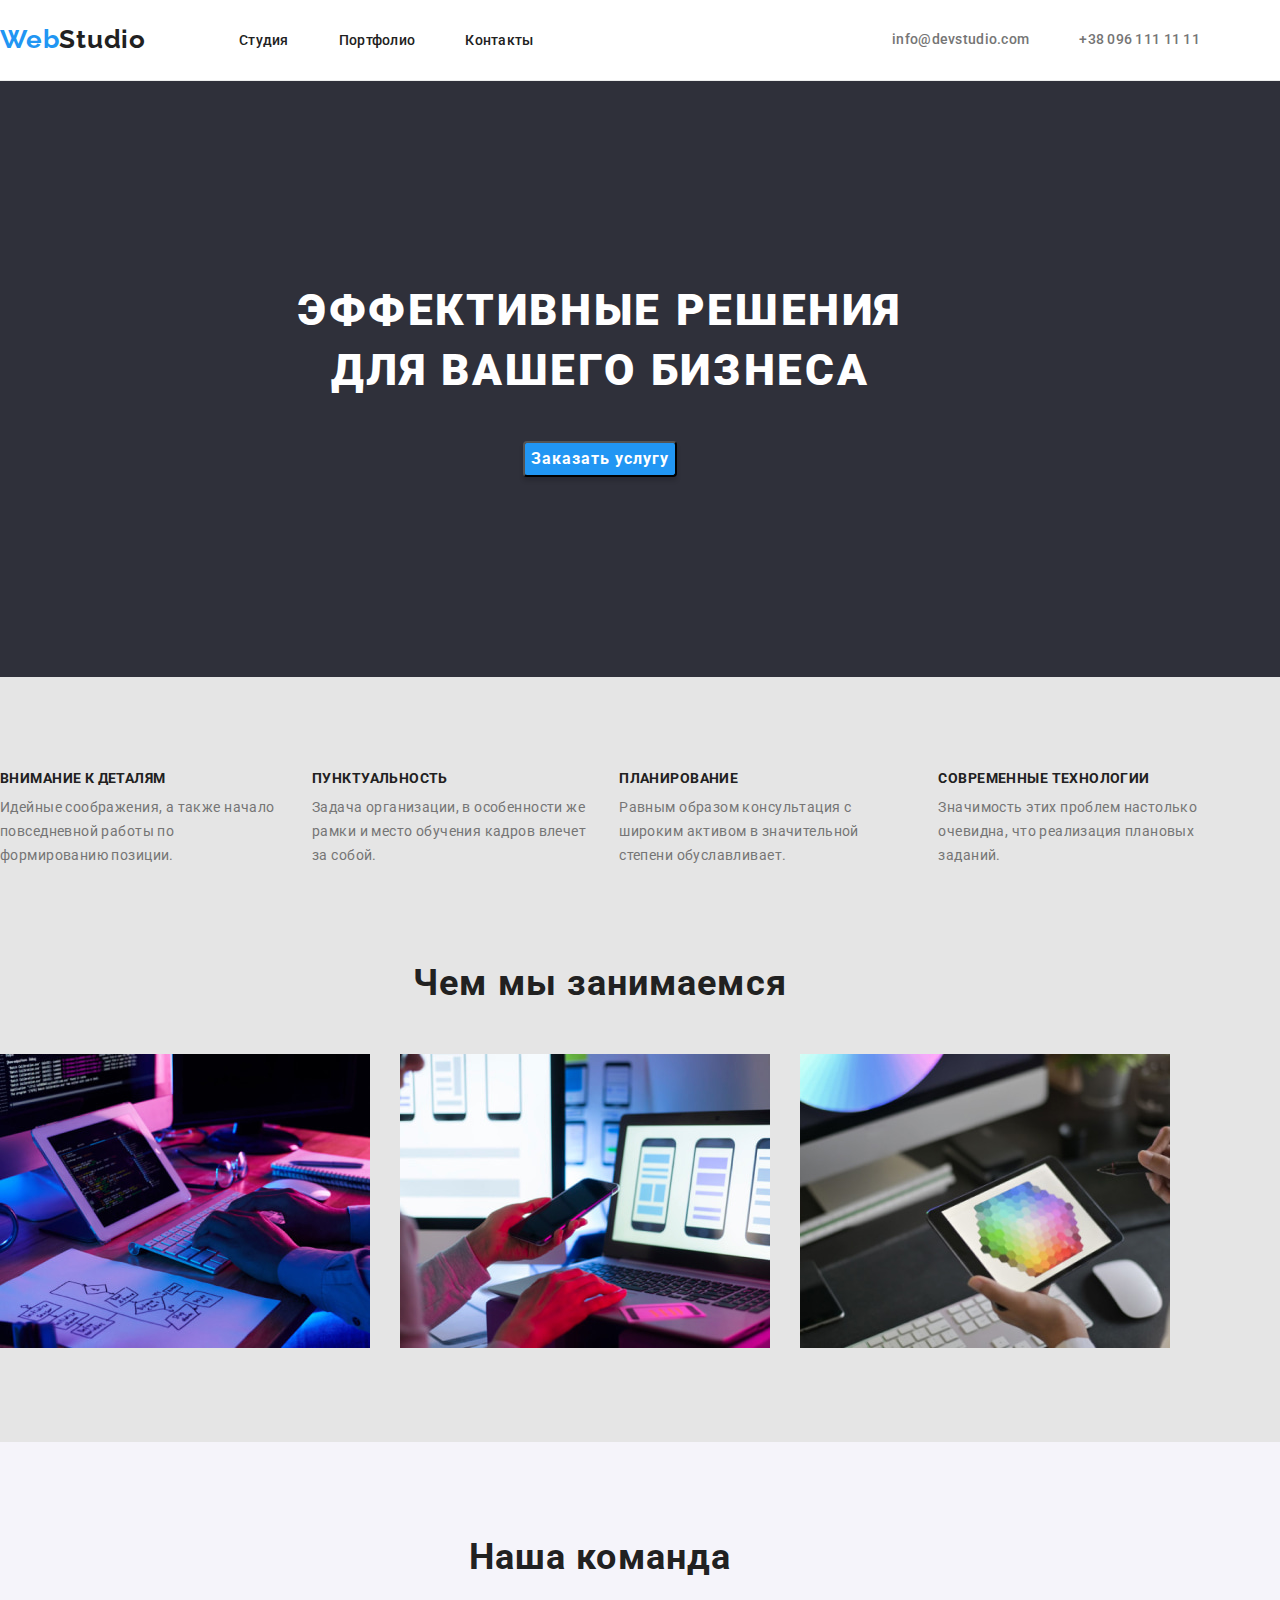
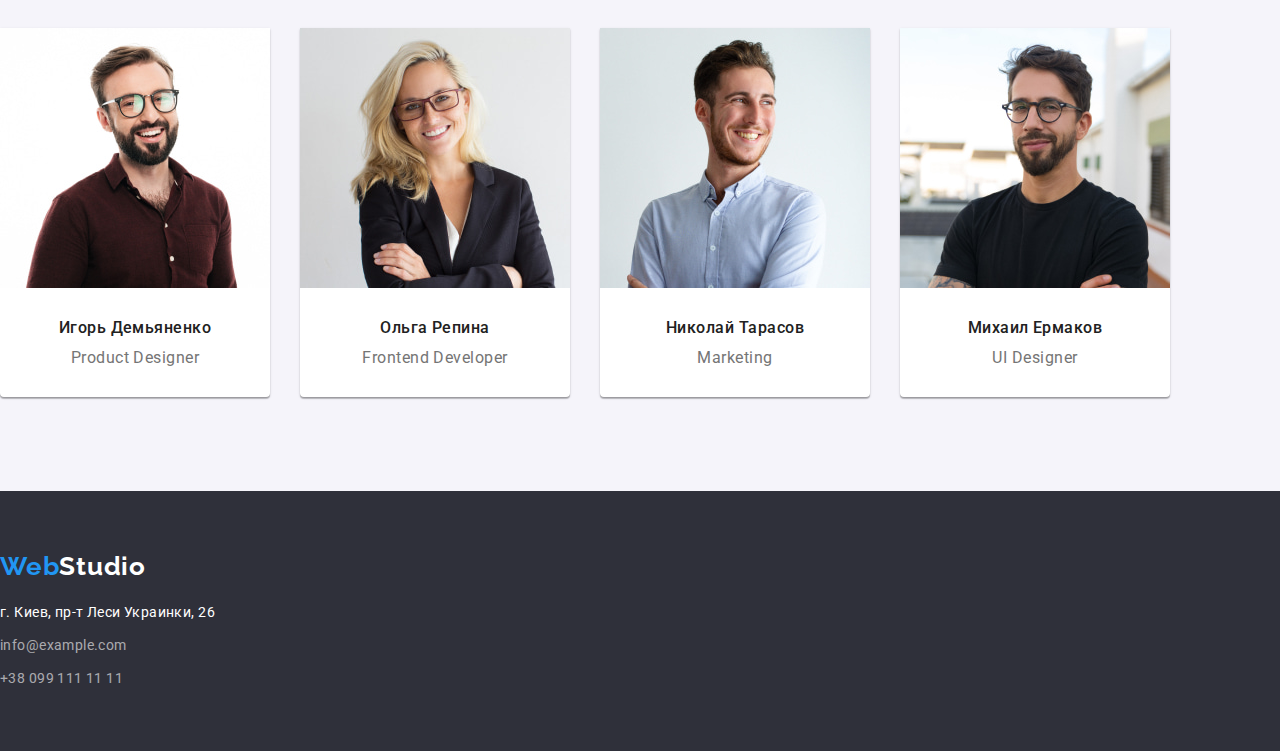
<file: index.html>
<!DOCTYPE html>
<html lang="en">
<head>
    <meta charset="UTF-8">
    <meta http-equiv="X-UA-Compatible" content="IE=edge">
    <meta name="viewport" content="width=device-width, initial-scale=1.0">
    <title>Document</title>
    <!-- Основные шрифты -->
    <link rel="preconnect" href="https://fonts.googleapis.com">
    <link rel="preconnect" href="https://fonts.gstatic.com" crossorigin>
    <link href="https://fonts.googleapis.com/css2?family=Raleway:wght@700&family=Roboto:wght@400;500;700;900&display=swap" rel="stylesheet">
    <!--modern-normolize-->
    <link rel="stylesheet" href="https://cdn.jsdelivr.net/npm/modern-normalize@1.1.0/modern-normalize.min.css">
    <!-- стили css -->
    <link rel="stylesheet" href="./css/styles.css"/> 

</head>
<body>
    <header class="header">
        <div class="container navigation-div">
          <nav class="navigation">
           <a href="./index.html" class="web-studio">Web<span class="logo-dark">Studio</span></a>

             <ul class="container-nav-main">
                <li class="item"><a href="" class="link">Студия</a></li>
                <li class="item"><a href="./portfolio.html" class="link">Портфолио</a></li>
                <li class="item"><a href="" class="link">Контакты</a></li>
             </ul>     
          </nav> 

          <ul class="container-nav-contacts">
             <li class="item-contacts"><a href="mailto:info@example.com" class="contact">info@devstudio.com</a></li>
             <li class="item-contacts"><a href="tel:+380991111111" class="contact">+38 096 111 11 11</a></li>
          </ul>
        </div>
    </header>

    <main>
        <section class="hero">
            <div class="container">
            <h1 class="hero-title">Эффективные решения<br/> для вашего бизнеса</h1>
            <button class="hero-button">Заказать услугу</button>
            </div>
        </section>

        <section class="section">
            <div class="container">
              <h2 class="features-title">Наши преимущества</h2>
              <ul class="features-unodered-list">
                 <li class="features-list">
                   <h3 class="features-link">Внимание к деталям</h3>
                   <p class="features-text">Идейные соображения, а также начало повседневной работы по формированию позиции.</p>
                 </li>
                 <li class="features-list">
                   <h3 class="features-link">Пунктуальность</h3>
                   <p class="features-text">Задача организации, в особенности же рамки и место обучения кадров влечет за собой.</p>
                 </li>
                 <li class="features-list">
                   <h3 class="features-link">Планирование</h3>
                   <p class="features-text">Равным образом консультация с широким активом в значительной степени обуславливает.</p>
                 </li>
                  <li class="features-list">
                   <h3 class="features-link">Современные технологии</h3>
                   <p class="features-text">Значимость этих проблем настолько очевидна, что реализация плановых заданий.</p>
                 </li>
               </ul>
             </div>
        </section>   

        <section class="section work">
            <div class="container work">
               <h2 class="work-title">Чем мы занимаемся</h2>
               <ul class="work-list">
                  <li class="work-list-item"><img src="./images/img1-optimized.jpg" alt="width 370px"></li>
                  <li class="work-list-item"><img src="./images/img2-optimized.jpg" alt="width 370px"></li>
                  <li class="work-list-item"><img src="./images/img3-optimized.jpg" alt="width 370px"></li>
               </ul>
            </div>
        </section>

        <section class="section team">
            <div class="container">
               <h2 class="team-title">Наша команда</h2>
               <ul class="team-list">
                   <li class="team-list-item">
                      <img src="./images/Демьяненко-optimized.jpg" alt="width 270px">
                      <div class="team-div">
                         <h3 class="team-member">Игорь Демьяненко</h3>
                         <p class="team-member-profession">Product Designer</p>
                      </div>
                   </li>   
                   <li class="team-list-item">
                      <img src="./images/Репина-optimized.jpg" alt="width 270px">
                      <div class="team-div">
                         <h3 class="team-member">Ольга Репина</h3>
                         <p class="team-member-profession">Frontend Developer</p>
                      </div>
                  </li>   
                  <li class="team-list-item">
                      <img src="./images/Тарасов-optimized.jpg" alt="width 270px">
                      <div class="team-div">
                         <h3 class="team-member">Николай Тарасов</h3>
                         <p class="team-member-profession">Marketing</p>
                      </div>
                  </li>   
                  <li class="team-list-item">
                      <img src="./images/Ермаков-optimized.jpg" alt="width 270px">
                      <div class="team-div">
                         <h3 class="team-member">Михаил Ермаков</h3>
                         <p class="team-member-profession">UI Designer</p>
                      </div>
                  </li>   
               </ul>
            </div>
        </section>
    </main>
   
    <footer class="footer">
     <div class="container">
     <a href="./index.html" class="web-studio-footer">Web<span class="logo-light">Studio</span></a>

       <address class="address">
           <ul class="address-list">
              <li class="address-link"><a href="https://www.google.com/maps/place/%D0%B1%D1%83%D0%BB.+%D0%9B%D0%B5%D1%81%D0%B8+%D0%A3%D0%BA%D1%80%D0%B0%D0%B8%D0%BD%D0%BA%D0%B8,+26,+%D0%9A%D0%B8%D0%B5%D0%B2,+02000/@50.4265807,30.5361971,17z/data=!3m1!4b1!4m5!3m4!1s0x40d4cf0e033ecbe9:0x57a4dffefec77da0!8m2!3d50.4265807!4d30.5383858" class="company-adress">г. Киев, пр-т Леси Украинки, 26</a></li>
          
              <li class="address-link"><a href="mailto:info@example.com" class="footer-contacts">info@example.com</a></li>
               
              <li class="address-link"><a href="tel:+380991111111" class="footer-contacts">+38 099 111 11 11</a></li>
           </ul> 
        </address>
     </div>
    </footer>   
</body>
</html>
</file>
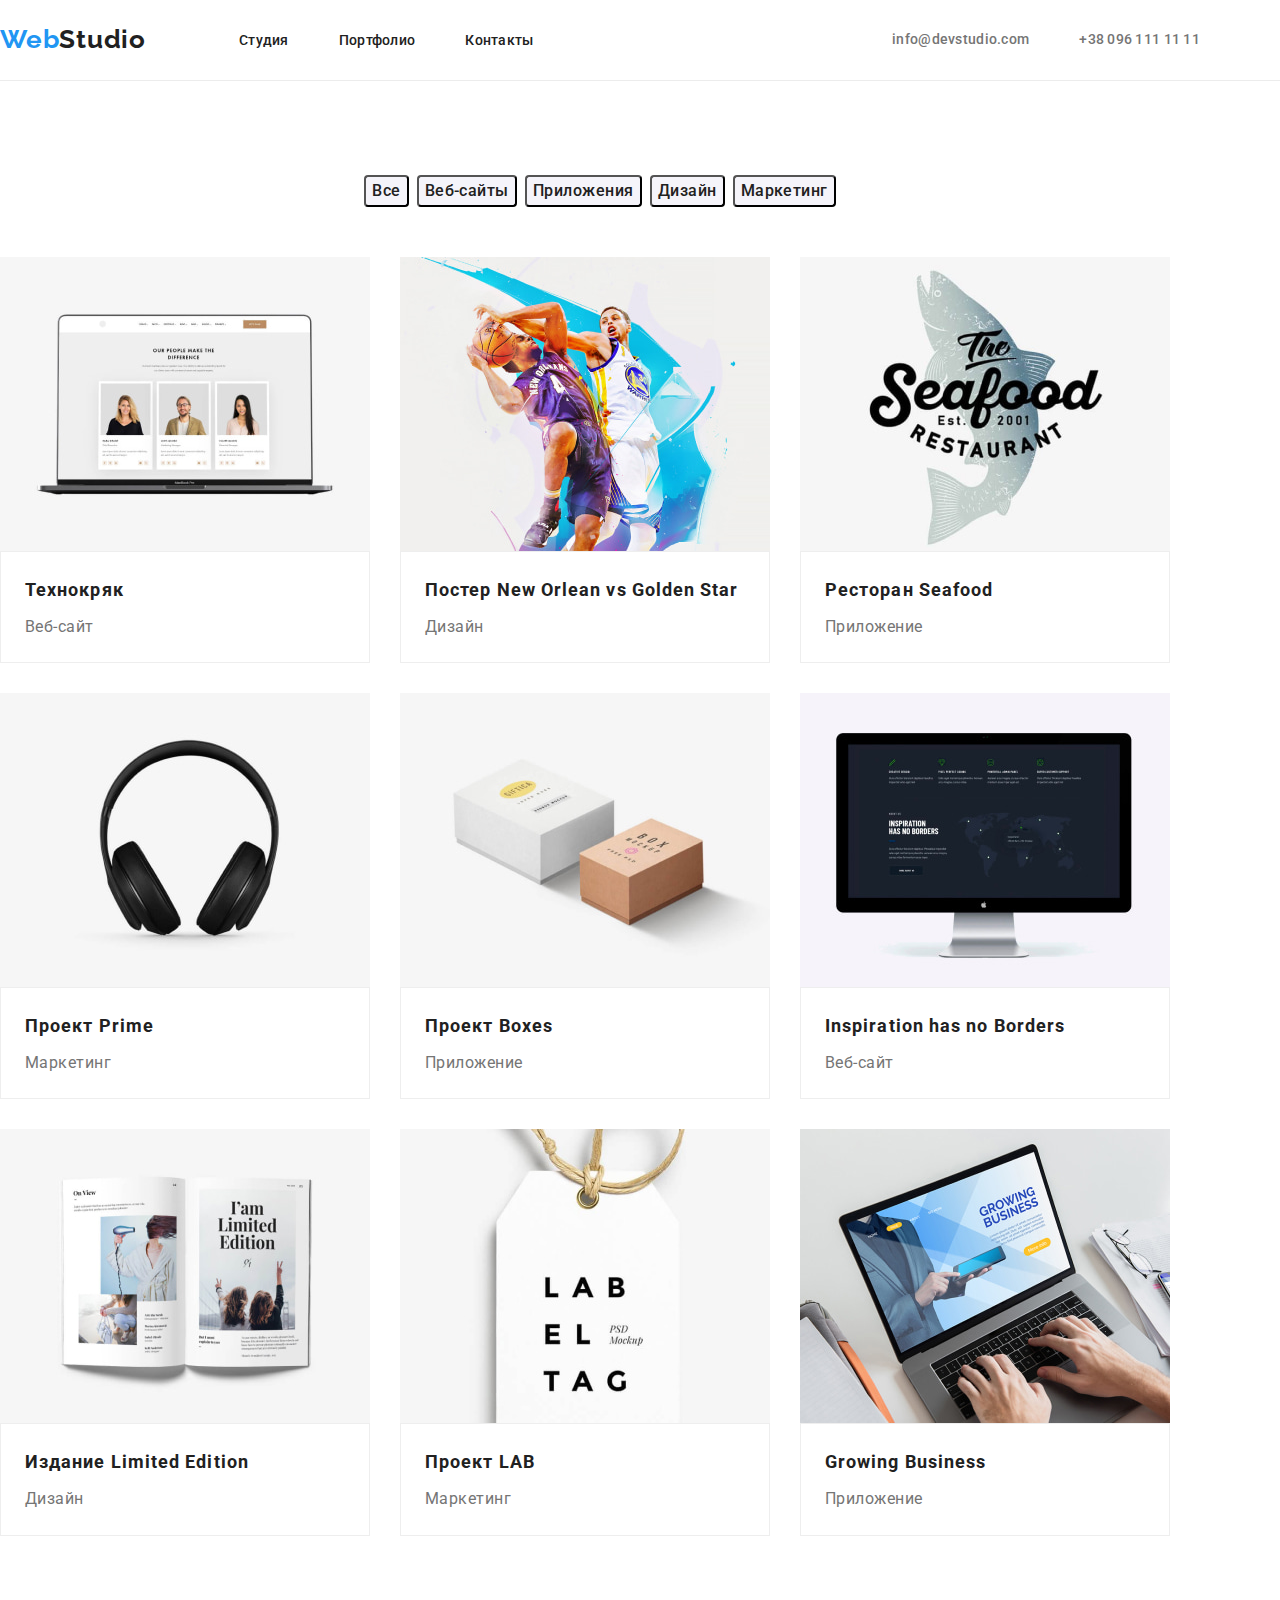
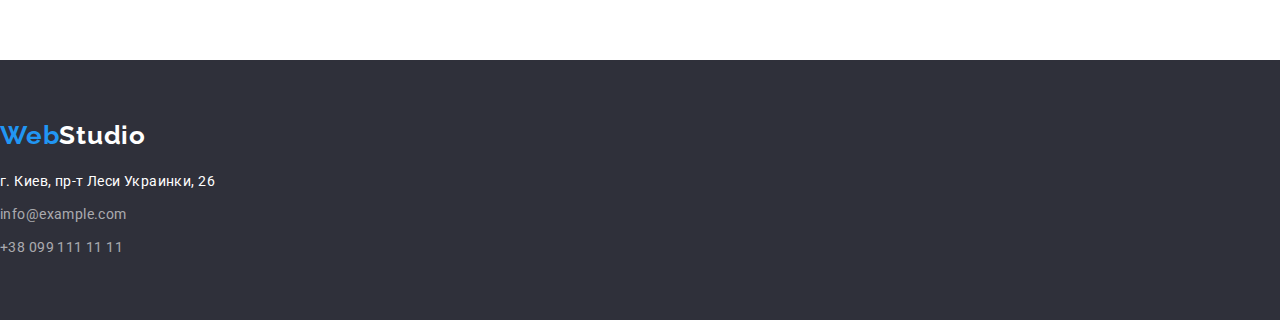
<file: portfolio.html>
<!DOCTYPE html>
<html lang="en">
<head>
    <meta charset="UTF-8">
    <meta http-equiv="X-UA-Compatible" content="IE=edge">
    <meta name="viewport" content="width=device-width, initial-scale=1.0">
    <title>Document</title>
    <!-- Основные шрифты -->
    <link rel="preconnect" href="https://fonts.googleapis.com">
    <link rel="preconnect" href="https://fonts.gstatic.com" crossorigin>
    <link href="https://fonts.googleapis.com/css2?family=Raleway:wght@700&family=Roboto:wght@400;500;700;900&display=swap" rel="stylesheet">
     <!--modern-normolize-->
     <link rel="stylesheet" href="https://cdn.jsdelivr.net/npm/modern-normalize@1.1.0/modern-normalize.min.css">
    <!-- стили css -->
    <link rel="stylesheet" href="./css/styles.css">

</head>
<body>
    <header class="header">
        <div class="container navigation-div">
            <nav class="navigation">
             <a href="./index.html" class="web-studio">Web<span class="logo-dark">Studio</span></a>
      
              <ul class="container-nav-main">
                <li class="item"><a href="" class="link">Студия</a></li>
                <li class="item"><a href="./portfolio.html" class="link">Портфолио</a></li>
                <li class="item"><a href="" class="link">Контакты</a></li>
              </ul>     
           </nav> 
        
              <ul class="container-nav-contacts">
                 <li class="item-contacts"><a href="mailto:info@example.com" class="contact">info@devstudio.com</a></li>
                 <li class="item-contacts"><a href="tel:+380991111111" class="contact">+38 096 111 11 11</a></li>
              </ul> 
        </div>
    </header>

    <main>
      <section class="section-portfolio">
          <div class="container buttons-title-div">
             <h1 class="buttons-title">Навигация в портфолио</h1>
               <ul class="buttons-portfolio">
                 <li class="buttons-list"><button class="button-all">Все</button></li>
                 <li class="buttons-list"><button class="button-web">Веб-сайты</button></li>
                 <li class="buttons-list"><button class="button-apps">Приложения</button></li>
                 <li class="buttons-list"><button class="button-design">Дизайн</button></li>
                 <li class="buttons-list"><button class="button-marketing">Маркетинг</button></li>
               </ul>
          </div>

          <div class="container">
            <ul class="examples-list">
            <li class="portfolio-list">
                <img src="./images/portfolio.images/Технокряк.jpg" alt="width 370px">
                <div class="examples-div">
                   <h2 class="examples-title">Технокряк</h2>
                   <p class="examples-type">Веб-сайт</p>
                </div>
            </li>

            <li class="portfolio-list">
                <img src="./images/portfolio.images/Постер-New-Orlean-vs-Golden-Star.jpg" alt="width 370px">
                   
                <div class="examples-div">
                    <h2 class="examples-title">Постер New Orlean vs Golden Star</h2>
                   <p class="examples-type">Дизайн</p>
                </div>
            </li>

            <li class="portfolio-list">
                <img src="./images/portfolio.images/Ресторан-Seafood.jpg" alt="width 370px">
                <div class="examples-div">
                    <h2 class="examples-title">Ресторан Seafood</h2>
                   <p class="examples-type">Приложение</p>
                </div>
            </li>

            <li class="portfolio-list">
                <img src="./images/portfolio.images/Проект-Prime.jpg" alt="width 370px">
                <div class="examples-div">
                    <h2 class="examples-title">Проект Prime</h2>
                   <p class="examples-type">Маркетинг</p>
                </div>
            </li>

            <li class="portfolio-list">
                <img src="./images/portfolio.images/Проект-Boxes.jpg" alt="width 370px">
                <div class="examples-div">
                    <h2 class="examples-title">Проект Boxes</h2>
                   <p class="examples-type">Приложение</p>
                </div>
            </li>

            <li class="portfolio-list">
                <img src="./images/portfolio.images/Inspiration--has-no-Borders.jpg" alt="width 370px">
                <div class="examples-div">
                    <h2 class="examples-title">Inspiration has no Borders</h2>
                   <p class="examples-type">Веб-сайт</p>
                </div>
            </li>

            <li class="portfolio-list">
                <img src="./images/portfolio.images/Издание-Limited-Edition.jpg" alt="width 370px">
                <div class="examples-div">
                    <h2 class="examples-title">Издание Limited Edition</h2>
                   <p class="examples-type">Дизайн</p>
                </div>
            </li>

            <li class="portfolio-list">
                <img src="./images/portfolio.images/Проект-LAB.jpg" alt="width 370px">
                <div class="examples-div">
                    <h2 class="examples-title">Проект LAB</h2>
                   <p class="examples-type">Маркетинг</p>
                </div>
            </li>

            <li class="portfolio-list">
                <img src="./images/portfolio.images/Growing-Business.jpg" alt="width 370px">
                <div class="examples-div">
                    <h2 class="examples-title">Growing Business</h2>
                   <p class="examples-type">Приложение</p>
                </div>
            </li>
          </ul>
          </div>
      </section>
    </main>

    <footer class="footer">
        <div class="container">
        <a href="./index.html" class="web-studio-footer">Web<span class="logo-light">Studio</span></a>
   
          <address class="address">
              <ul class="address-list">
                 <li class="address-link"><a href="https://www.google.com/maps/place/%D0%B1%D1%83%D0%BB.+%D0%9B%D0%B5%D1%81%D0%B8+%D0%A3%D0%BA%D1%80%D0%B0%D0%B8%D0%BD%D0%BA%D0%B8,+26,+%D0%9A%D0%B8%D0%B5%D0%B2,+02000/@50.4265807,30.5361971,17z/data=!3m1!4b1!4m5!3m4!1s0x40d4cf0e033ecbe9:0x57a4dffefec77da0!8m2!3d50.4265807!4d30.5383858" class="company-adress">г. Киев, пр-т Леси Украинки, 26</a></li>
             
                 <li class="address-link"><a href="mailto:info@example.com" class="footer-contacts">info@example.com</a></li>
                  
                 <li class="address-link"><a href="tel:+380991111111" class="footer-contacts">+38 099 111 11 11</a></li>
              </ul> 
           </address>
        </div>
       </footer>   
   </body>
   </html>
</file>
<file: css/styles.css>
/* Цветовая гамма */
/* цвет основного текста  #212121 */
/* вторичный цвет текста #757575 */
/* белый #FFFFFF */
/* белый с прозрачностью color: rgba(255, 255, 255, 0.6); */
/* синий #2196F3 */
/* bgc героя и футера #2F303A */
/* bgc секции наши преимущества и чем мы занимаемся, портфолио #E5E5E5*/
/* bgc наша команда   #F5F4FA*/
/* font-family: 'Raleway', sans-serif;
   font-family: 'Roboto', sans-serif; */
:root {
    --main-color: #212121;
    --secondary-color: #757575;
    --white-color: #FFFFFF;
    --transparency-white-color: rgba(255, 255, 255, 0.6);
    --blue-color: #2196F3;
    --footer-bgc: #2F303A;
    --portfolio-bgc: #E5E5E5;
    --team-bgc: #F5F4FA;
}
ul {
    margin: 0px;
    padding: 0px;
    list-style-type: none;
}

h1, h2, h3, p {
    margin: 0px;
}
body {
    font-family: Roboto, sans-serif;
    color: var(--main-color);
}

img {
    display: block;
    max-width: 100%;
}

.container {
    max-width: 1200px;
}

/* header */
.header {
    border-bottom: 1px solid #ECECEC;
    background-color: var(--white-color);
}

.navigation-div,
.navigation {
    display: flex;
    align-items: center;
}

.web-studio {
    margin-right: 93px;
    
    padding-top: 24px;
    padding-bottom: 25px;

    font-family: Raleway, sans-serif;
    font-weight: 700;
    font-size: 26px;
    line-height: 1.19;
    letter-spacing: 0.03em;

    color: var(--blue-color);
}

.logo-dark{
    color: var(--main-color);
}

.container-nav-main{
    display: flex;
    padding-left: 0px;
}
.container-nav-main .item + .item { 
    margin-left: 50px;
}

.container-nav-main .link
 {
    padding-top: 32px;
    padding-bottom: 32px;
}

.container-nav-main .link {
    color: var(--main-color);
    font-weight: 500;
    font-size: 14px;
    line-height: 1.14;
    letter-spacing: 0.02em;
    
}

.container-nav-contacts{
    display: flex;
    margin-left: auto;
}
    
.container-nav-contacts .item-contacts + .item-contacts{
     margin-left: 50px;
}

.container-nav-contacts .contact {
    padding-top: 32px;
    padding-bottom: 32px;
}

.container-nav-contacts,
.contact {
    color: var(--secondary-color);
    font-weight: 500;
    font-size: 14px;
    line-height: 1.14;
    letter-spacing: 0.02em;
    
}

.container-nav-main .link:hover,
.container-nav-main .link:focus,
.container-nav-contacts .contact:hover,
.container-nav-contacts .contact:focus {
    color: var(--blue-color);
}

.web-studio,
.web-studio-footer,
.link,
.contact {
    text-decoration: none
}


/* main */
/* hero */

.hero {
    padding-top: 200px;
    padding-bottom: 200px;
    text-align: center;

    background: var(--footer-bgc); 
}

.hero-title {
    margin: 0px;

    font-weight: 900;
    font-size: 44px;
    line-height: 1.36;
    letter-spacing: 0.06em;
    text-transform: uppercase;

    color: var(--white-color);  
}

.hero-button {
    margin-top: 40px;

    color: var(--white-color);    
    background: var(--blue-color);
    box-shadow: 0px 4px 4px rgba(0, 0, 0, 0.15);

    font-weight: 700;
    font-size: 16px;
    line-height: 1.87;
    letter-spacing: 0.06em;
    
    border-radius: 4px;
}

/* features */
.section {
    padding: 94px 0px;
    background-color: var(--portfolio-bgc);
}

.features-title{
    display: none;
}

.features-unodered-list {
    display: flex;
}

.features-list {
    margin-right: 30px;
}

.features-list:last-child {
    margin-right: 0px;
}

.features-link {
    margin-bottom: 10px;
    color: var(--main-color);

    font-weight: 700;
    font-size: 14px;
    line-height: 1.14;
    letter-spacing: 0.03em;
    text-transform: uppercase;
}

.features-text{
    font-size: 14px;
    line-height: 1.71;
    letter-spacing: 0.03em;
    color: var(--secondary-color);
}

/* work */
.work {
   padding-top: 0px;
}

.work-title {
    text-align: center;
    margin-bottom: 50px;
}

.work-list {
    display: flex;
}

.work-list-item {
    margin-right: 30px;    
}



.work-list-item:last-child {
    margin-right: 0px;
}

.work-title,
.team-title {
    font-weight: 700;
    font-size: 36px;
    line-height: 1.17;
    letter-spacing: 0.03em;
    color: var(--main-color);
}

/* team */
.team {
    background-color: var(--team-bgc);
}

.team-title {
    text-align: center;
    margin-bottom: 50px;
}

.team-list {
    display: flex;
}

.team-list-item {
    margin-right: 30px;

    background-color: var(--white-color);
    box-shadow: 0px 1px 3px rgba(0, 0, 0, 0.12), 0px 1px 1px rgba(0, 0, 0, 0.14), 0px 2px 1px rgba(0, 0, 0, 0.2);
    border-radius: 0px 0px 4px 4px;
    
}

.team-list-item:last-child {
    margin-right: 0px;
}

.team-member{
    margin-bottom: 10px;
    text-align: center;

    font-weight: 500;
    font-size: 16px;
    line-height: 1.19;
    letter-spacing: 0.03em;

    color: var(--main-color);
}

.team-member-profession{
    text-align: center;

    font-size: 16px;
    line-height: 1.19;
    letter-spacing: 0.03em;

    color: var(--secondary-color);
}

.team-div {
    padding-top: 30px;
    padding-bottom: 30px;
}
/* buttons-portfolio */

.buttons-title {
    display: none;
}

.section-portfolio {
    padding: 94px 0px;
    background-color: var(--white-color);
}

.buttons-title-div {
    margin-bottom: 50px;
}

.buttons-portfolio {
    display: flex;
    justify-content:center;
    margin-bottom: 50px;
}

.buttons-portfolio .buttons-list + .buttons-list {
    margin-left: 8px;
}

.button-all,
.button-web,
.button-apps,
.button-design,
.button-marketing{
    color: var(--main-color);

    font-weight: 500;
    font-size: 16px;
    line-height: 1.62;
    letter-spacing: 0.03em;
    background: #F5F4FA;
    border-radius: 4px;
    cursor: pointer;
}

.button-all:hover,
.button-web:hover,
.button-apps:hover,
.button-design:hover,
.button-marketing:hover {
    color: var(--white-color);
    background: var(--blue-color);
    box-shadow: 0px 3px 1px rgba(0, 0, 0, 0.1), 0px 1px 2px rgba(0, 0, 0, 0.08), 0px 2px 2px rgba(0, 0, 0, 0.12);
    border-radius: 4px;
}

.button-all:focus,
.button-web:focus,
.button-apps:focus,
.button-design:focus,
.button-marketing:focus {
    color: var(--white-color);
    background: var(--blue-color);
    box-shadow: 0px 3px 1px rgba(0, 0, 0, 0.1), 0px 1px 2px rgba(0, 0, 0, 0.08), 0px 2px 2px rgba(0, 0, 0, 0.12);
    border-radius: 4px;
}

.examples-list {
    display: flex;
    flex-wrap: wrap;
}

.examples-list .portfolio-list {
    margin-right: 30px;
    margin-bottom: 30px;
}

.examples-list .portfolio-list:nth-child(3n) {
    margin-right: 0px;
}

.examples-title-main{
    display: none;
}

.examples-title{
    margin-bottom: 4px;
    color: var(--main-color);

    font-weight: 700;
    font-size: 18px;
    line-height: 2.00;
    letter-spacing: 0.06em; 
}

.examples-type{
    color: var(--secondary-color);

    font-size: 16px;
    line-height: 1.89;
    letter-spacing: 0.03em;
}

.examples-div {
    padding-top: 20px;
    padding-bottom: 20px;
    padding-left: 24px;
    padding-right: 24px;
    border: 1px solid #EEEEEE;
    box-sizing: border-box;
}

/* footer */
.footer{
    padding-top: 60px;
    padding-bottom: 60px;
    background: var(--footer-bgc); 
    font-size: 14px;
    line-height: 1.71;
    letter-spacing: 0.03em;
}

.web-studio-footer {
    display: inline-block;
    margin-bottom: 20px;

    font-family: Raleway, sans-serif;
    font-weight: 700;
    font-size: 26px;
    line-height: 1.19;
    letter-spacing: 0.03em;

    color: var(--blue-color);
}
.logo-light{
    color: var(--white-color);
} 

.address{ 
    font-style: normal;
}

.address-link {
    margin-bottom: 9px;
}

.address-link:last-child {
   margin-bottom: 0px;
}

.company-adress {
    color: var(--white-color);
}

.footer-contacts {
    color: var(--transparency-white-color);
}

.company-adress,
.footer-contacts {
    text-decoration: none
}
</file>
